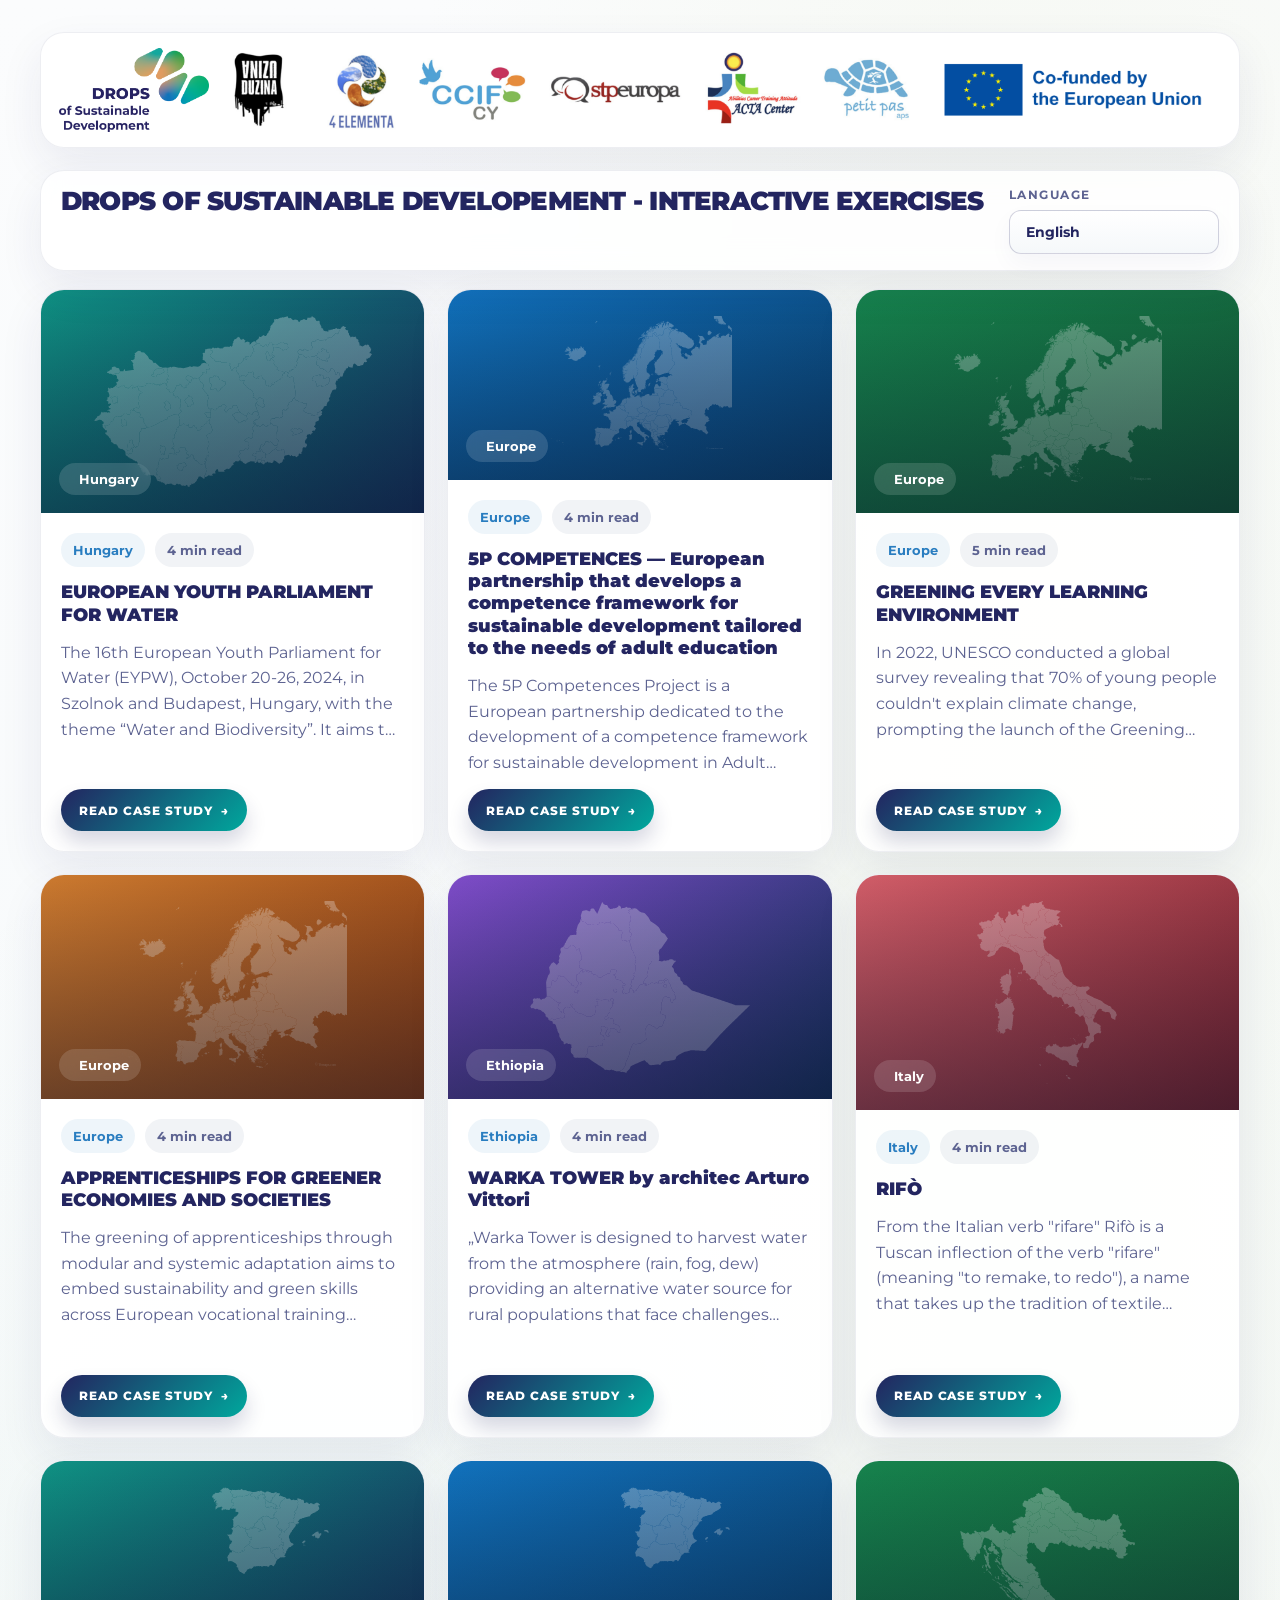
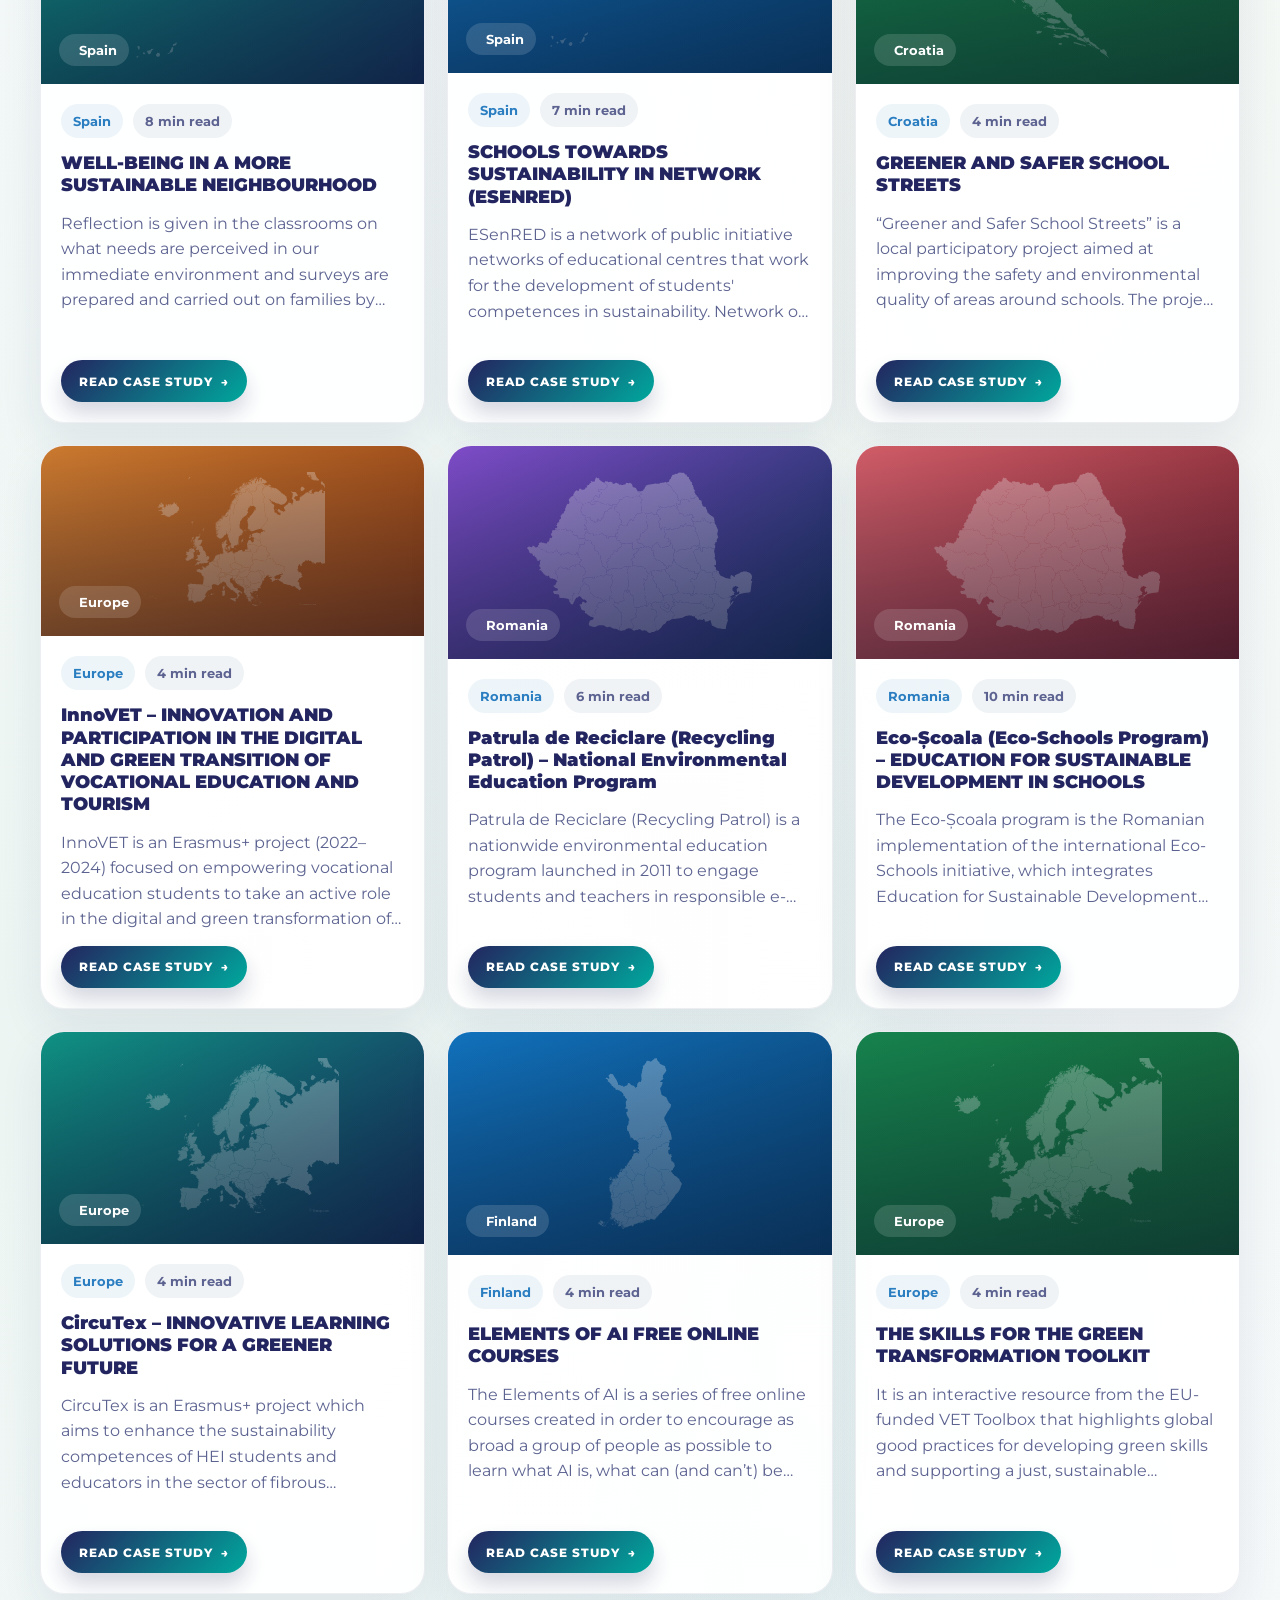
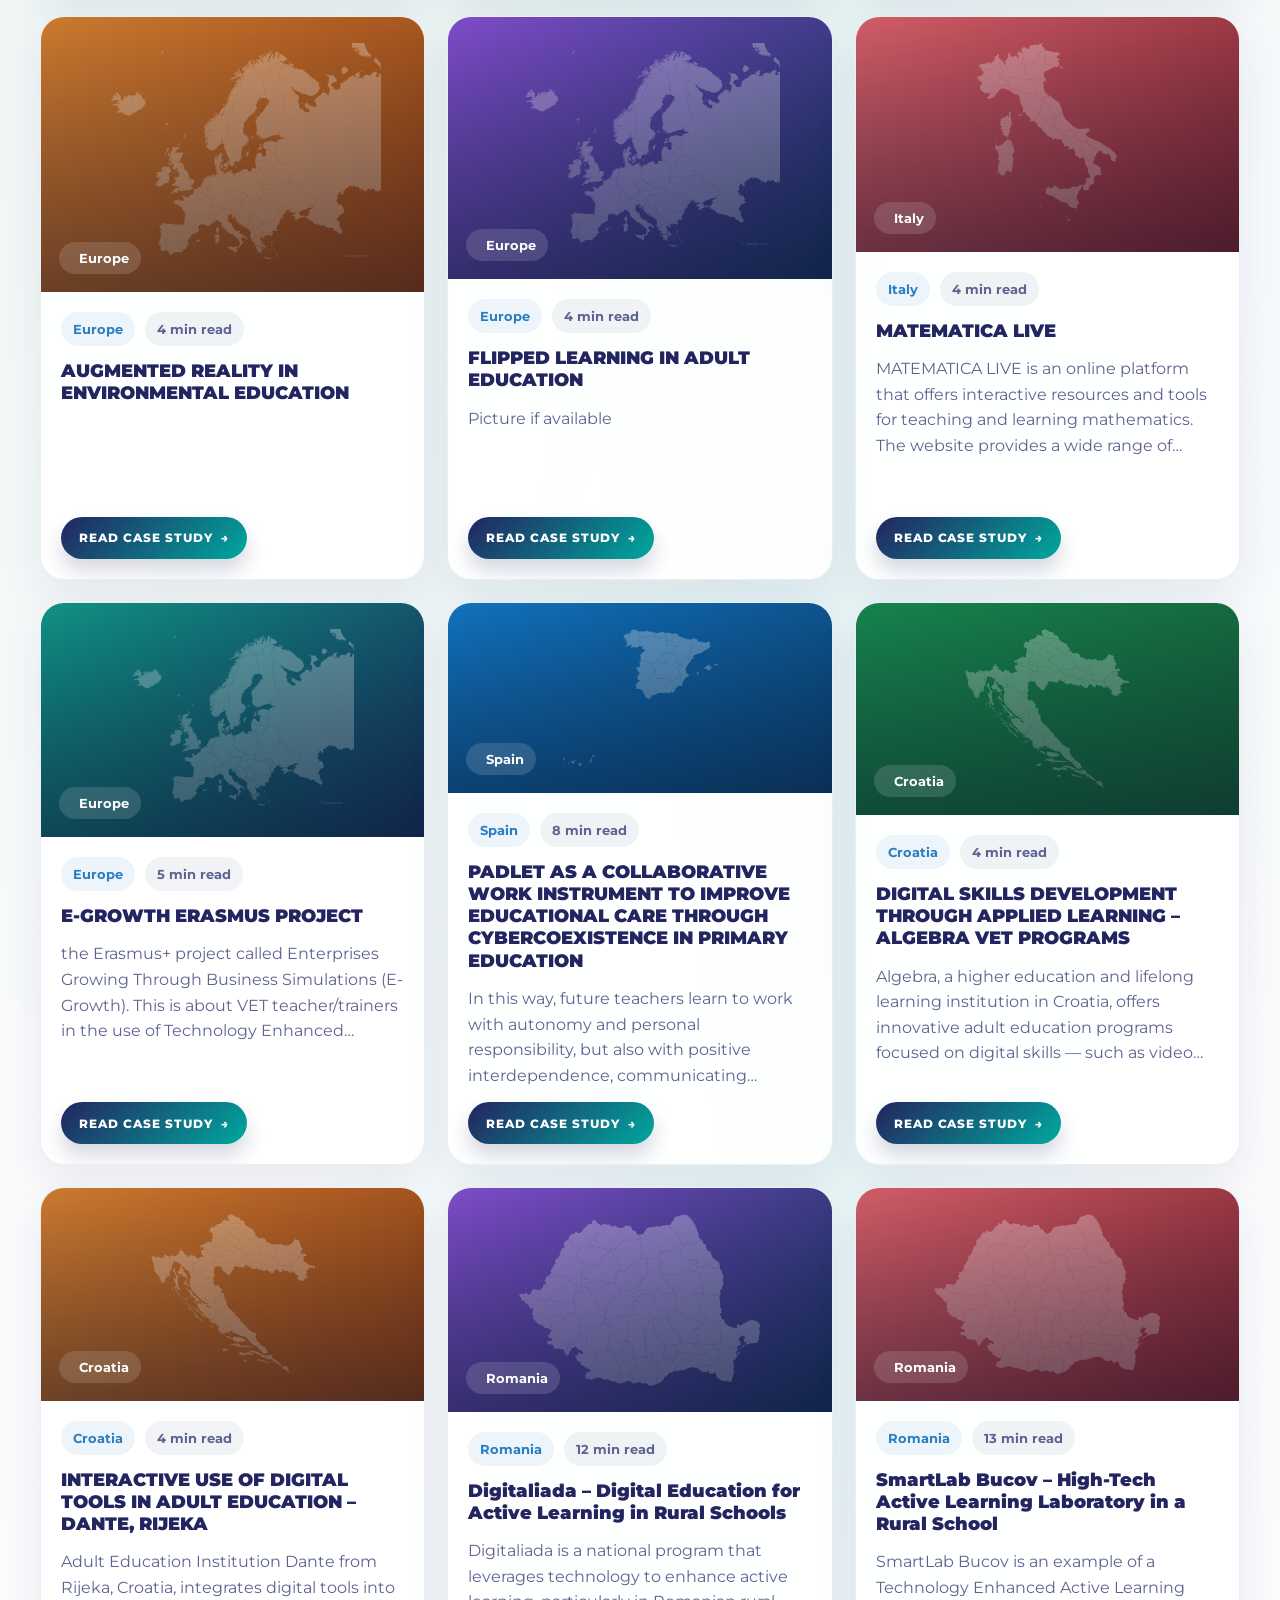
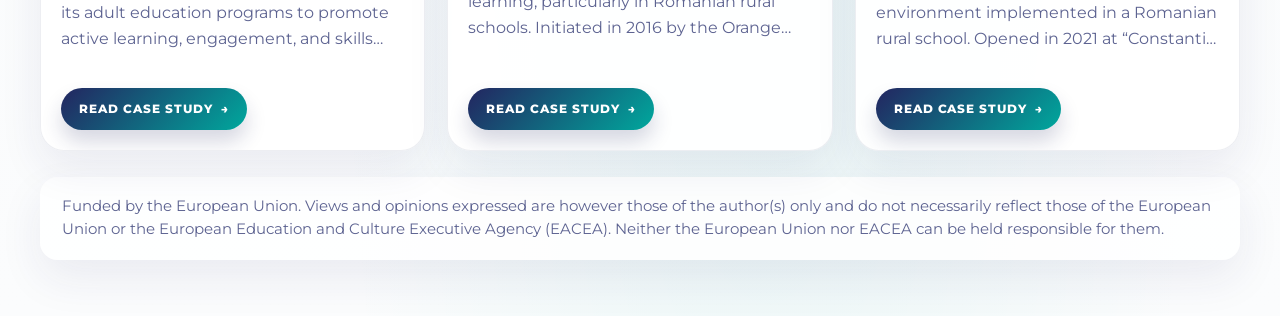
<file: index.html>
<!DOCTYPE html>
<html lang="en">
  <head>
    <meta charset="UTF-8" />
    <meta name="viewport" content="width=device-width, initial-scale=1.0" />
    <title>DROPS Case Studies</title>
    <meta
      name="description"
      content="DROPS case studies and interactive exercises on sustainable development in multiple languages."
    />
    <meta name="theme-color" content="#173260" />
    <meta property="og:title" content="DROPS Case Studies" />
    <meta
      property="og:description"
      content="DROPS case studies and interactive exercises on sustainable development in multiple languages."
    />
    <meta property="og:type" content="website" />
    <meta property="og:image" content="./drops-logo.png" />
    <meta name="twitter:card" content="summary" />
    <meta name="twitter:title" content="DROPS Case Studies" />
    <meta
      name="twitter:description"
      content="DROPS case studies and interactive exercises on sustainable development in multiple languages."
    />
    <meta name="twitter:image" content="./drops-logo.png" />
    <link rel="icon" type="image/png" href="./drops-logo.png" />
    <link rel="shortcut icon" href="./drops-logo.png" />
    <link rel="apple-touch-icon" href="./drops-logo.png" />
    <link rel="stylesheet" href="./standalone-case-studies.css?v=20260401-interface-refresh-2" />
  </head>
  <body data-page="cards">
    <div class="page-shell">
      <section class="logo-strip" aria-label="Project logos">
        <div class="logo-strip-track">
          <a class="project-logo-link" href="./index.html" aria-label="DROPS">
            <img class="project-logo" src="./drops-logo.png" alt="DROPS logo" />
          </a>
          <div class="logo-strip-support">
            <img
              class="partner-logos-strip"
              src="./drops-logos-1-2048x242.png"
              alt="DROPS partner logos"
            />
            <img
              class="eu-logo-strip"
              src="./en-co-funded-by-the-eu-pos.png"
              alt="Co-Funded by the European Union"
            />
          </div>
        </div>
      </section>

      <header class="topbar topbar-simple">
        <div class="topbar-branding">
          <h1 class="topbar-heading">Drops of Sustainable Developement - Interactive exercises</h1>
        </div>

        <div class="toolbar">
          <label class="select-block" for="cards-language-select">
            <span id="cards-language-label"></span>
            <select id="cards-language-select"></select>
          </label>
        </div>
      </header>

      <main class="content-stack">
        <section class="cards-grid" id="case-study-grid"></section>
        <p class="empty-state hidden" id="cards-empty-state"></p>
      </main>

      <footer class="site-footer">
        <p class="site-footer-copy">
          Funded by the European Union. Views and opinions expressed are however those of
          the author(s) only and do not necessarily reflect those of the European Union or
          the European Education and Culture Executive Agency (EACEA). Neither the
          European Union nor EACEA can be held responsible for them.
        </p>
      </footer>
    </div>

    <script src="./case-studies-data.js?v=20260401-back-to-studies"></script>
    <script src="./case-studies-app.js?v=20260401-back-to-studies"></script>
  </body>
</html>
</file>
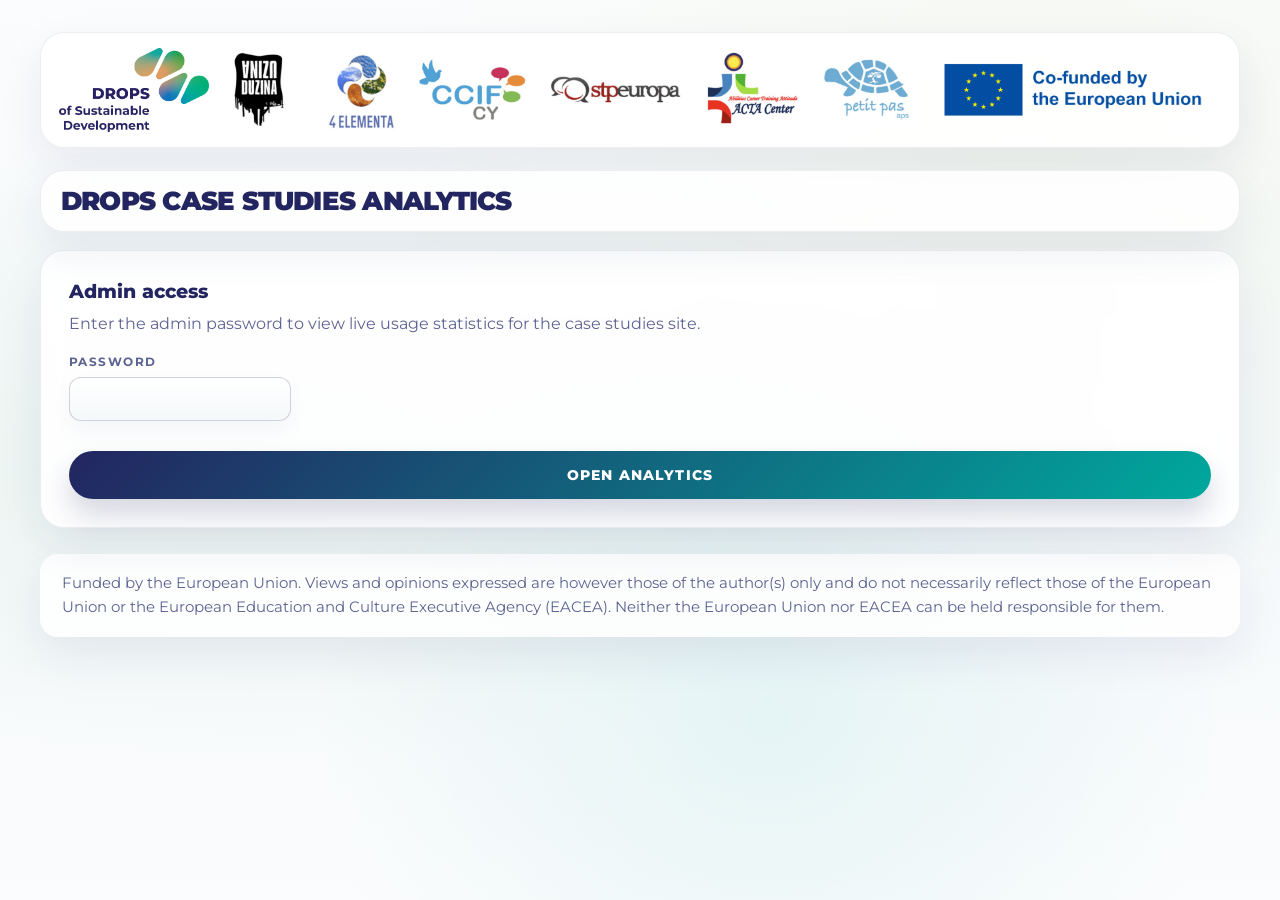
<file: admin.html>
<!DOCTYPE html>
<html lang="en">
  <head>
    <meta charset="UTF-8" />
    <meta name="viewport" content="width=device-width, initial-scale=1.0" />
    <title>DROPS Analytics Admin</title>
    <meta name="robots" content="noindex,nofollow" />
    <meta
      name="description"
      content="Password-protected analytics dashboard for DROPS case studies."
    />
    <link rel="icon" type="image/png" href="./drops-logo.png" />
    <link rel="shortcut icon" href="./drops-logo.png" />
    <link rel="apple-touch-icon" href="./drops-logo.png" />
    <link rel="stylesheet" href="./standalone-case-studies.css?v=20260401-interface-refresh-2" />
  </head>
  <body data-page="admin">
    <div class="page-shell">
      <section class="logo-strip" aria-label="Project logos">
        <div class="logo-strip-track">
          <a class="project-logo-link" href="./index.html" aria-label="DROPS">
            <img class="project-logo" src="./drops-logo.png" alt="DROPS logo" />
          </a>
          <div class="logo-strip-support">
            <img
              class="partner-logos-strip"
              src="./drops-logos-1-2048x242.png"
              alt="DROPS partner logos"
            />
            <img
              class="eu-logo-strip"
              src="./en-co-funded-by-the-eu-pos.png"
              alt="Co-Funded by the European Union"
            />
          </div>
        </div>
      </section>

      <header class="topbar topbar-simple">
        <div class="topbar-branding">
          <h1 class="topbar-heading">DROPS Case Studies Analytics</h1>
        </div>
      </header>

      <main class="content-stack">
        <section class="panel panel-soft admin-login-panel" id="admin-login-panel">
          <h2 class="panel-title">Admin access</h2>
          <p class="panel-copy">
            Enter the admin password to view live usage statistics for the case studies site.
          </p>
          <form class="admin-login-form" id="admin-login-form">
            <label class="select-block" for="admin-password">
              <span>Password</span>
              <input id="admin-password" class="admin-password-input" type="password" autocomplete="current-password" />
            </label>
            <button class="primary-button" type="submit">Open analytics</button>
          </form>
          <p class="helper-text hidden" id="admin-error"></p>
        </section>

        <section class="hidden" id="admin-dashboard">
          <div class="admin-dashboard-top">
            <div>
              <h2 class="panel-title">Live activity overview</h2>
              <p class="panel-copy" id="admin-last-updated"></p>
            </div>
            <div class="admin-actions">
              <button class="secondary-button" id="admin-refresh-button" type="button">Refresh</button>
              <button class="secondary-button" id="admin-logout-button" type="button">Log out</button>
            </div>
          </div>

          <div class="admin-stats-grid" id="admin-stats-grid"></div>

          <div class="admin-panels-grid">
            <section class="panel panel-soft">
              <h3 class="panel-title">Daily activity</h3>
              <div class="admin-table-wrap">
                <table class="admin-table">
                  <thead>
                    <tr>
                      <th>Date</th>
                      <th>Views</th>
                      <th>Unique</th>
                      <th>Study opens</th>
                      <th>Completions</th>
                    </tr>
                  </thead>
                  <tbody id="admin-daily-body"></tbody>
                </table>
              </div>
            </section>

            <section class="panel panel-soft">
              <h3 class="panel-title">Most viewed case studies</h3>
              <div class="admin-table-wrap">
                <table class="admin-table">
                  <thead>
                    <tr>
                      <th>Case study</th>
                      <th>Views</th>
                      <th>Completions</th>
                    </tr>
                  </thead>
                  <tbody id="admin-studies-body"></tbody>
                </table>
              </div>
            </section>

            <section class="panel panel-soft">
              <h3 class="panel-title">Users by country</h3>
              <div class="admin-table-wrap">
                <table class="admin-table">
                  <thead>
                    <tr>
                      <th>Country</th>
                      <th>Unique</th>
                      <th>Views</th>
                      <th>Study opens</th>
                    </tr>
                  </thead>
                  <tbody id="admin-countries-body"></tbody>
                </table>
              </div>
            </section>

            <section class="panel panel-soft">
              <h3 class="panel-title">Top referrers</h3>
              <div class="admin-table-wrap">
                <table class="admin-table">
                  <thead>
                    <tr>
                      <th>Source</th>
                      <th>Unique</th>
                      <th>Views</th>
                      <th>Study opens</th>
                    </tr>
                  </thead>
                  <tbody id="admin-referrers-body"></tbody>
                </table>
              </div>
            </section>
          </div>
        </section>
      </main>

      <footer class="site-footer">
        <p class="site-footer-copy">
          Funded by the European Union. Views and opinions expressed are however those of
          the author(s) only and do not necessarily reflect those of the European Union or
          the European Education and Culture Executive Agency (EACEA). Neither the
          European Union nor EACEA can be held responsible for them.
        </p>
      </footer>
    </div>

    <script src="./admin.js?v=20260401-back-to-studies"></script>
  </body>
</html>
</file>
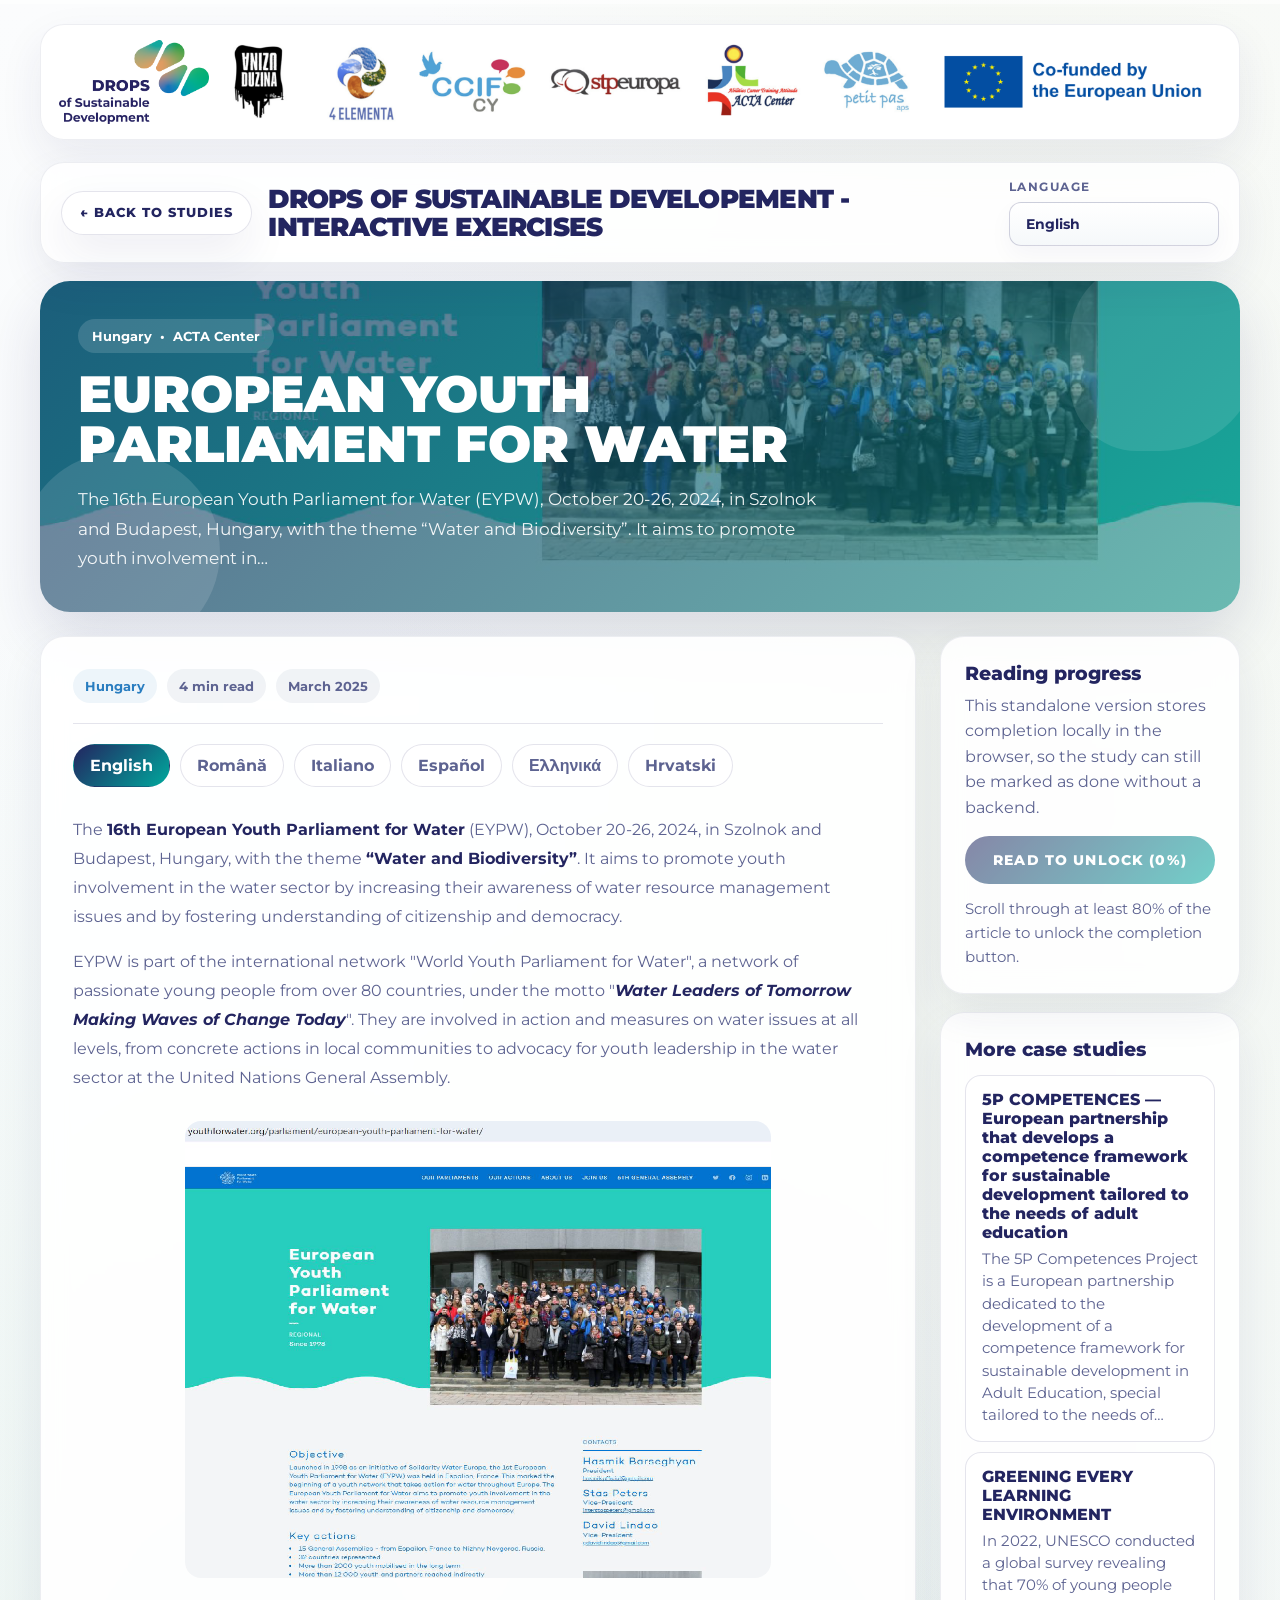
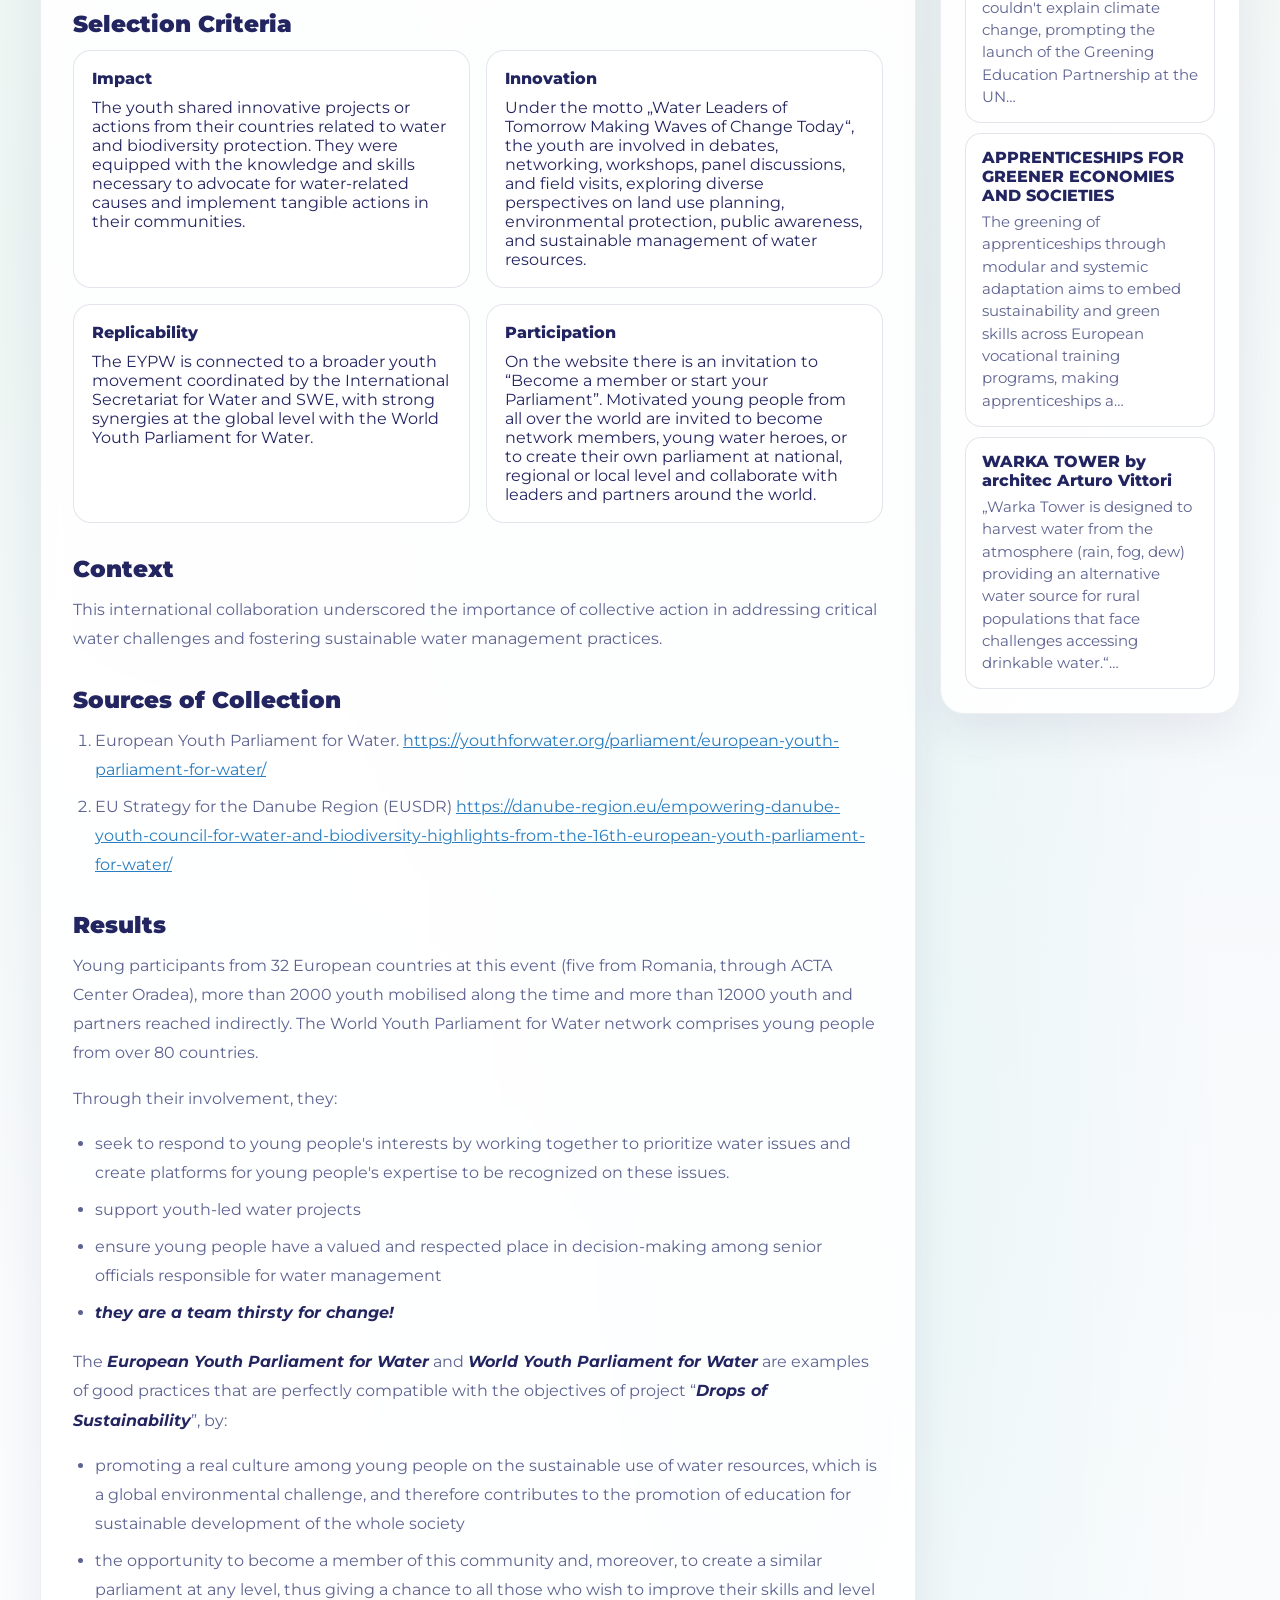
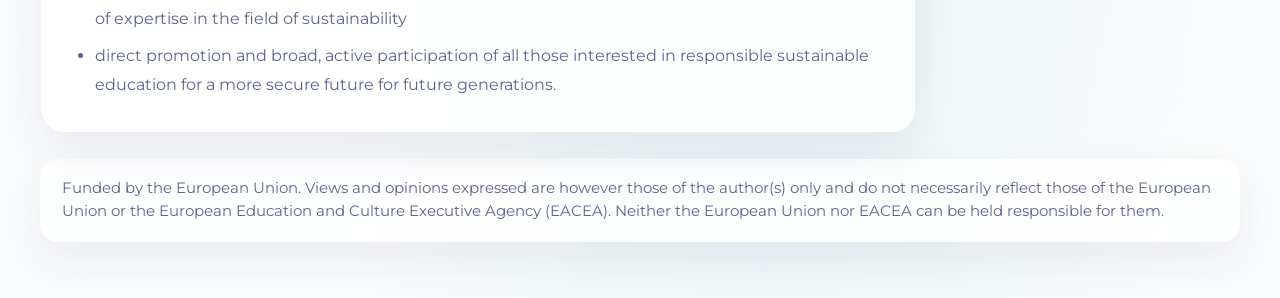
<file: case-study.html>
<!DOCTYPE html>
<html lang="en">
  <head>
    <meta charset="UTF-8" />
    <meta name="viewport" content="width=device-width, initial-scale=1.0" />
    <title>DROPS Case Study</title>
    <meta
      name="description"
      content="DROPS case studies and interactive exercises on sustainable development in multiple languages."
    />
    <meta name="theme-color" content="#173260" />
    <meta property="og:title" content="DROPS Case Study" />
    <meta
      property="og:description"
      content="DROPS case studies and interactive exercises on sustainable development in multiple languages."
    />
    <meta property="og:type" content="article" />
    <meta property="og:image" content="./drops-logo.png" />
    <meta name="twitter:card" content="summary" />
    <meta name="twitter:title" content="DROPS Case Study" />
    <meta
      name="twitter:description"
      content="DROPS case studies and interactive exercises on sustainable development in multiple languages."
    />
    <meta name="twitter:image" content="./drops-logo.png" />
    <link rel="icon" type="image/png" href="./drops-logo.png" />
    <link rel="shortcut icon" href="./drops-logo.png" />
    <link rel="apple-touch-icon" href="./drops-logo.png" />
    <link rel="stylesheet" href="./standalone-case-studies.css?v=20260401-interface-refresh-2" />
  </head>
  <body data-page="detail">
    <div class="reading-progress">
      <div class="reading-progress-bar" id="reading-progress-bar"></div>
    </div>

    <div class="page-shell page-shell-detail">
      <section class="logo-strip" aria-label="Project logos">
        <div class="logo-strip-track">
          <a class="project-logo-link" href="./index.html" aria-label="DROPS">
            <img class="project-logo" src="./drops-logo.png" alt="DROPS logo" />
          </a>
          <div class="logo-strip-support">
            <img
              class="partner-logos-strip"
              src="./drops-logos-1-2048x242.png"
              alt="DROPS partner logos"
            />
            <img
              class="eu-logo-strip"
              src="./en-co-funded-by-the-eu-pos.png"
              alt="Co-Funded by the European Union"
            />
          </div>
        </div>
      </section>

      <header class="topbar topbar-detail">
        <div class="detail-top-actions">
          <a class="back-link" id="back-to-cards-link" href="./index.html"></a>
          <div class="topbar-branding topbar-branding-detail">
            <h1 class="topbar-heading">Drops of Sustainable Developement - Interactive exercises</h1>
          </div>
        </div>

        <div class="toolbar">
          <label class="select-block" for="detail-language-select">
            <span id="detail-language-label"></span>
            <select id="detail-language-select"></select>
          </label>
        </div>
      </header>

      <main class="content-stack">
        <section class="detail-hero" id="detail-hero"></section>

        <section class="detail-layout">
          <article class="panel detail-article">
            <div class="detail-meta-row" id="detail-meta-row"></div>
            <div class="detail-language-row" id="detail-language-row"></div>
            <div class="article-content" id="detail-content"></div>
          </article>

          <aside class="detail-sidebar">
            <section class="panel panel-soft">
              <h2 class="panel-title" id="completion-title"></h2>
              <p class="panel-copy" id="completion-copy"></p>
              <button class="primary-button" id="completion-button" type="button"></button>
              <p class="helper-text" id="completion-helper"></p>
              <a class="secondary-button hidden" id="next-study-link" href="./case-study.html"></a>
            </section>

            <section class="panel panel-soft">
              <h2 class="panel-title" id="more-studies-title"></h2>
              <div class="sidebar-links" id="more-studies-list"></div>
            </section>
          </aside>
        </section>
      </main>

      <footer class="site-footer">
        <p class="site-footer-copy">
          Funded by the European Union. Views and opinions expressed are however those of
          the author(s) only and do not necessarily reflect those of the European Union or
          the European Education and Culture Executive Agency (EACEA). Neither the
          European Union nor EACEA can be held responsible for them.
        </p>
      </footer>
    </div>

    <script src="./case-studies-data.js?v=20260401-back-to-studies"></script>
    <script src="./case-studies-app.js?v=20260401-back-to-studies"></script>
  </body>
</html>
</file>
<file: standalone-case-studies.css>
@import url("https://fonts.googleapis.com/css2?family=Montserrat:wght@400;600;700;800;900&display=swap");

:root {
  --navy: #232560;
  --navy-deep: #1a1d4d;
  --teal: #00a89d;
  --ocean: #297dc0;
  --sun: #e2a164;
  --forest: #39a948;
  --mist: #f1f5f7;
  --paper: #ffffff;
  --ink: #232560;
  --ink-soft: #5d6391;
  --line: rgba(35, 37, 96, 0.12);
  --line-strong: rgba(35, 37, 96, 0.2);
  --shadow-soft: 0 18px 44px rgba(35, 37, 96, 0.08);
  --shadow-strong: 0 24px 56px rgba(35, 37, 96, 0.14);
  --radius-xl: 24px;
  --radius-lg: 18px;
  --radius-md: 12px;
}

* {
  box-sizing: border-box;
}

html {
  scroll-behavior: smooth;
}

body {
  margin: 0;
  min-height: 100vh;
  color: var(--ink);
  font-family: "Montserrat", "Avenir Next", "Segoe UI", sans-serif;
  background:
    radial-gradient(ellipse at 20% 50%, rgba(57, 169, 72, 0.06) 0%, transparent 50%),
    radial-gradient(ellipse at 80% 20%, rgba(211, 224, 177, 0.16) 0%, transparent 45%),
    radial-gradient(ellipse at 60% 80%, rgba(0, 168, 157, 0.08) 0%, transparent 42%),
    linear-gradient(180deg, #fbfcfd 0%, #f4f8fa 52%, #fbfcfd 100%);
}

h1,
h2,
h3,
.hero-title,
.detail-hero-title,
.study-title,
.topbar-heading {
  font-family: "Montserrat", "Avenir Next", "Segoe UI", sans-serif;
}

a {
  color: inherit;
  text-decoration: none;
}

button,
select {
  font: inherit;
}

.hidden {
  display: none !important;
}

.page-shell {
  width: min(1200px, calc(100% - 32px));
  margin: 0 auto;
  padding: 32px 0 56px;
}

.page-shell-detail {
  padding-top: 24px;
}

.topbar {
  display: flex;
  gap: 24px;
  align-items: flex-start;
  justify-content: space-between;
  margin-bottom: 28px;
  position: sticky;
  top: 14px;
  z-index: 12;
  padding: 16px 20px;
  border: 1px solid rgba(35, 37, 96, 0.08);
  border-radius: var(--radius-xl);
  background: rgba(255, 255, 255, 0.84);
  box-shadow: var(--shadow-soft);
  backdrop-filter: blur(14px);
}

.topbar-detail {
  align-items: center;
  margin-bottom: 18px;
}

.logo-strip {
  margin-bottom: 22px;
  padding: 14px 18px;
  border: 1px solid rgba(35, 37, 96, 0.08);
  border-radius: var(--radius-xl);
  background: rgba(255, 255, 255, 0.92);
  box-shadow: var(--shadow-soft);
  backdrop-filter: blur(12px);
}

.logo-strip-track {
  display: flex;
  align-items: center;
  gap: 18px;
  min-height: 86px;
  flex-wrap: nowrap;
}

.logo-strip-support {
  display: flex;
  flex: 1 1 auto;
  align-items: center;
  gap: 20px;
  min-width: 0;
  justify-content: flex-end;
  flex-wrap: nowrap;
}

.project-logo-link {
  display: inline-flex;
  align-items: center;
  justify-content: center;
  padding: 0;
  border-radius: 0;
  background: transparent;
}

.project-logo {
  display: block;
  width: 150px;
  min-width: 150px;
  max-width: 150px;
  height: auto;
  max-height: none;
  object-fit: contain;
  object-position: center;
}

.partner-logos-strip {
  display: block;
  flex: 1 1 720px;
  width: 720px;
  max-width: 100%;
  min-width: 0;
  height: auto;
  max-height: 92px;
  object-fit: contain;
  object-position: left center;
}

.eu-logo-strip {
  display: block;
  flex: 0 0 280px;
  width: 280px;
  max-width: 100%;
  height: auto;
  max-height: 82px;
  object-fit: contain;
  object-position: right center;
}

.topbar-simple {
  margin-bottom: 18px;
}

.topbar-branding {
  display: flex;
  align-items: center;
  gap: 0;
  min-width: 0;
}

.topbar-branding-detail {
  min-width: 0;
}

.topbar-heading {
  margin: 0;
  color: var(--ink);
  font-size: clamp(1.35rem, 2vw, 2rem);
  line-height: 1.08;
  font-weight: 900;
  letter-spacing: -0.03em;
  text-transform: uppercase;
}

.eyebrow {
  display: inline-flex;
  align-items: center;
  gap: 8px;
  margin: 0 0 14px;
  padding: 8px 14px;
  border-radius: 999px;
  background: rgba(0, 168, 157, 0.1);
  color: var(--teal);
  font-size: 0.8rem;
  font-weight: 700;
  letter-spacing: 0.08em;
  text-transform: uppercase;
}

.hero-title {
  margin: 0;
  max-width: 760px;
  font-size: clamp(2.3rem, 5vw, 4.5rem);
  line-height: 0.95;
  font-weight: 900;
  text-transform: uppercase;
  letter-spacing: -0.05em;
}

.hero-copy {
  max-width: 760px;
  margin: 16px 0 0;
  color: var(--ink-soft);
  font-size: 1.05rem;
  line-height: 1.7;
}

.toolbar {
  display: flex;
  justify-content: flex-end;
  align-items: center;
}

.select-block {
  display: grid;
  gap: 8px;
  min-width: 210px;
  font-size: 0.85rem;
  color: var(--ink-soft);
}

.select-block span {
  font-size: 0.75rem;
  font-weight: 700;
  letter-spacing: 0.12em;
  text-transform: uppercase;
}

.select-block select {
  appearance: none;
  width: 100%;
  padding: 13px 16px;
  border: 1px solid var(--line-strong);
  border-radius: 12px;
  color: var(--ink);
  background:
    linear-gradient(180deg, rgba(255, 255, 255, 0.98), rgba(245, 248, 250, 0.98));
  box-shadow: 0 10px 24px rgba(35, 37, 96, 0.04);
  font-weight: 700;
}

.content-stack {
  display: grid;
  gap: 24px;
}

.panel {
  border: 1px solid rgba(35, 37, 96, 0.08);
  border-radius: var(--radius-xl);
  background: rgba(255, 255, 255, 0.9);
  box-shadow: var(--shadow-soft);
  backdrop-filter: blur(12px);
}

.panel-soft {
  padding: 24px;
}

.panel-row {
  display: flex;
  gap: 18px;
  align-items: center;
  justify-content: space-between;
}

.panel-title {
  margin: 0;
  font-size: 1.2rem;
  font-weight: 800;
}

.panel-copy {
  margin: 8px 0 0;
  color: var(--ink-soft);
  line-height: 1.6;
}

.ghost-link {
  display: inline-flex;
  align-items: center;
  justify-content: center;
  min-height: 48px;
  padding: 0 18px;
  border: 1px solid var(--line);
  border-radius: 12px;
  background: rgba(255, 255, 255, 0.88);
  color: var(--ink);
  font-weight: 700;
  transition: transform 180ms ease, box-shadow 180ms ease, border-color 180ms ease;
}

.ghost-link:hover,
.ghost-link:focus-visible {
  transform: translateY(-1px);
  border-color: rgba(17, 114, 189, 0.24);
  box-shadow: 0 12px 24px rgba(17, 114, 189, 0.12);
  outline: none;
}

.chip-row {
  display: flex;
  flex-wrap: wrap;
  gap: 10px;
  margin-top: 20px;
}

.chip {
  border: 1px solid rgba(17, 50, 96, 0.1);
  border-radius: 999px;
  background: rgba(255, 255, 255, 0.86);
  color: var(--ink);
  padding: 10px 16px;
  font-weight: 700;
  cursor: pointer;
  transition: transform 180ms ease, background 180ms ease, border-color 180ms ease, color 180ms ease;
}

.chip:hover,
.chip:focus-visible {
  transform: translateY(-1px);
  border-color: rgba(15, 146, 131, 0.28);
  outline: none;
}

.chip.is-active {
  border-color: transparent;
  color: #ffffff;
  background: linear-gradient(135deg, var(--navy), var(--teal));
  box-shadow: 0 12px 20px rgba(0, 168, 157, 0.18);
}

.cards-grid {
  display: grid;
  grid-template-columns: repeat(4, minmax(0, 1fr));
  grid-auto-rows: 1fr;
  align-items: stretch;
  gap: 22px;
}

.study-card {
  position: relative;
  display: grid;
  grid-template-columns: 1fr;
  min-height: 420px;
  height: 100%;
  overflow: hidden;
  border: 1px solid rgba(35, 37, 96, 0.08);
  border-radius: var(--radius-xl);
  background: rgba(255, 255, 255, 0.92);
  box-shadow: var(--shadow-soft);
  transition: transform 220ms ease, box-shadow 220ms ease, border-color 220ms ease;
}

.study-card.is-completed {
  border-color: rgba(0, 168, 157, 0.24);
  background: rgba(255, 255, 255, 0.82);
}

.study-card:hover,
.study-card:focus-visible {
  transform: translateY(-4px);
  border-color: rgba(17, 114, 189, 0.2);
  box-shadow: var(--shadow-strong);
  outline: none;
}

.study-card.is-completed:hover,
.study-card.is-completed:focus-visible {
  border-color: rgba(15, 146, 131, 0.38);
}

.study-visual {
  position: relative;
  overflow: hidden;
  color: #ffffff;
  min-height: 190px;
}

.study-visual::after {
  content: "";
  position: absolute;
  inset: 0;
  background: linear-gradient(180deg, transparent, rgba(8, 18, 41, 0.42));
}

.study-card.is-completed .study-visual,
.study-card.is-completed .study-body {
  opacity: 0.88;
}

.country-badge {
  position: absolute;
  left: 18px;
  bottom: 18px;
  z-index: 1;
  display: inline-flex;
  gap: 8px;
  align-items: center;
  padding: 8px 12px;
  border-radius: 999px;
  background: rgba(255, 255, 255, 0.14);
  backdrop-filter: blur(10px);
  font-size: 0.82rem;
  font-weight: 700;
}

.study-status-badge {
  position: absolute;
  top: 16px;
  right: 16px;
  z-index: 1;
  display: inline-flex;
  align-items: center;
  gap: 8px;
  padding: 8px 12px;
  border-radius: 999px;
  background: rgba(255, 255, 255, 0.18);
  backdrop-filter: blur(10px);
  color: #ffffff;
  font-size: 0.8rem;
  font-weight: 800;
}

.study-status-check {
  display: inline-flex;
  align-items: center;
  justify-content: center;
  width: 22px;
  height: 22px;
  flex: 0 0 22px;
  border-radius: 999px;
  background: rgba(15, 146, 131, 0.9);
  color: #ffffff;
  font-size: 0.88rem;
  line-height: 1;
}

.country-map {
  position: absolute;
  inset: 0;
  width: 100%;
  height: 100%;
  display: flex;
  align-items: center;
  justify-content: center;
  padding: 26px;
  overflow: hidden;
}

.country-map img,
.country-map svg {
  display: block;
  width: auto;
  height: auto;
  max-width: 100%;
  max-height: 100%;
  object-fit: contain;
  object-position: center;
}

.country-map img {
  opacity: 0.3;
  filter: brightness(0) invert(1);
}

.study-body {
  display: flex;
  flex-direction: column;
  gap: 14px;
  padding: 20px;
}

.pill-row {
  display: flex;
  flex-wrap: wrap;
  gap: 10px;
}

.pill {
  display: inline-flex;
  align-items: center;
  gap: 8px;
  min-height: 34px;
  padding: 0 12px;
  border-radius: 999px;
  background: rgba(41, 125, 192, 0.08);
  color: var(--ocean);
  font-size: 0.84rem;
  font-weight: 700;
}

.pill.pill-neutral {
  background: rgba(23, 50, 96, 0.06);
  color: var(--ink-soft);
}

.study-title {
  margin: 0;
  font-size: 1.12rem;
  line-height: 1.24;
  font-weight: 900;
}

.study-description {
  margin: 0;
  color: var(--ink-soft);
  line-height: 1.6;
  display: -webkit-box;
  -webkit-line-clamp: 4;
  -webkit-box-orient: vertical;
  overflow: hidden;
}

.study-footer {
  margin-top: auto;
  display: flex;
  align-items: center;
  justify-content: flex-start;
  gap: 12px;
}

.study-link {
  display: inline-flex;
  align-items: center;
  gap: 8px;
  min-height: 42px;
  padding: 0 18px;
  border-radius: 999px;
  background: linear-gradient(135deg, var(--navy), var(--teal));
  color: #ffffff;
  font-size: 0.76rem;
  font-weight: 800;
  letter-spacing: 0.08em;
  text-transform: uppercase;
  box-shadow: 0 12px 20px rgba(35, 37, 96, 0.18);
  transition: transform 180ms ease, box-shadow 180ms ease, opacity 180ms ease;
}

.study-card.is-completed .study-link {
  background: rgba(93, 99, 145, 0.12);
  color: rgba(93, 99, 145, 0.95);
  box-shadow: none;
}

.study-link-arrow {
  transition: transform 180ms ease;
}

.study-card:hover .study-link,
.study-card:focus-visible .study-link {
  transform: translateY(-1px);
  box-shadow: 0 16px 24px rgba(35, 37, 96, 0.2);
}

.study-card:hover .study-link-arrow,
.study-card:focus-visible .study-link-arrow {
  transform: translateX(4px);
}

.empty-state {
  margin: 0;
  padding: 28px;
  text-align: center;
  border-radius: var(--radius-lg);
  background: rgba(255, 255, 255, 0.78);
  color: var(--ink-soft);
  box-shadow: var(--shadow-soft);
}

.site-footer {
  margin-top: 26px;
  padding: 18px 22px;
  border-radius: var(--radius-lg);
  background: rgba(255, 255, 255, 0.88);
  box-shadow: var(--shadow-soft);
}

.site-footer-copy {
  margin: 0;
  color: var(--ink-soft);
  font-size: 0.92rem;
  line-height: 1.6;
}

.primary-button,
.secondary-button,
.admin-password-input {
  font: inherit;
}

.admin-login-panel,
.admin-stat-card {
  padding: 28px;
}

.admin-login-form {
  display: flex;
  align-items: end;
  gap: 14px;
  margin-top: 18px;
  flex-wrap: wrap;
}

.admin-password-input {
  width: 100%;
  padding: 13px 16px;
  border: 1px solid var(--line-strong);
  border-radius: 12px;
  color: var(--ink);
  background:
    linear-gradient(180deg, rgba(255, 255, 255, 0.98), rgba(245, 248, 250, 0.98));
  box-shadow: 0 10px 24px rgba(35, 37, 96, 0.04);
}

.admin-dashboard-top {
  display: flex;
  align-items: end;
  justify-content: space-between;
  gap: 18px;
  margin-bottom: 18px;
}

.admin-actions {
  display: flex;
  gap: 12px;
  flex-wrap: wrap;
}

.admin-stats-grid,
.admin-panels-grid {
  display: grid;
  gap: 18px;
}

.admin-stats-grid {
  grid-template-columns: repeat(4, minmax(0, 1fr));
  margin-bottom: 18px;
}

.admin-panels-grid {
  grid-template-columns: repeat(2, minmax(0, 1fr));
}

.admin-stat-label {
  color: var(--ink-soft);
  font-size: 0.9rem;
  font-weight: 700;
}

.admin-stat-value {
  margin-top: 10px;
  font-size: clamp(1.8rem, 3vw, 2.6rem);
  line-height: 1;
  font-weight: 900;
  letter-spacing: -0.04em;
}

.admin-table-wrap {
  overflow-x: auto;
}

.admin-table {
  width: 100%;
  border-collapse: collapse;
}

.admin-table th,
.admin-table td {
  padding: 12px 10px;
  border-bottom: 1px solid var(--line);
  text-align: left;
  vertical-align: top;
}

.admin-table th {
  color: var(--ink-soft);
  font-size: 0.82rem;
  font-weight: 800;
  text-transform: uppercase;
  letter-spacing: 0.04em;
}

.reading-progress {
  position: fixed;
  inset: 0 0 auto;
  z-index: 20;
  height: 4px;
  background: rgba(255, 255, 255, 0.46);
}

.reading-progress-bar {
  height: 100%;
  width: 0;
  background: linear-gradient(90deg, var(--teal), var(--ocean));
  transition: width 140ms linear;
}

.detail-top-actions {
  display: flex;
  align-items: center;
  gap: 16px;
}

.back-link {
  display: inline-flex;
  align-items: center;
  gap: 10px;
  min-height: 44px;
  padding: 0 18px;
  border-radius: 999px;
  background: rgba(255, 255, 255, 0.92);
  border: 1px solid var(--line);
  font-weight: 800;
  font-size: 0.8rem;
  letter-spacing: 0.08em;
  text-transform: uppercase;
  box-shadow: var(--shadow-soft);
  white-space: nowrap;
}

.detail-hero {
  position: relative;
  overflow: hidden;
  padding: 38px;
  border-radius: 30px;
  color: #ffffff;
  box-shadow: var(--shadow-strong);
  background-image:
    radial-gradient(circle at 20% 20%, rgba(255, 255, 255, 0.16), transparent 24%),
    radial-gradient(circle at 80% 18%, rgba(255, 255, 255, 0.12), transparent 22%);
}

.detail-hero::before {
  content: "";
  position: absolute;
  inset: auto auto -40px -20px;
  width: 200px;
  height: 200px;
  border-radius: 50%;
  background: rgba(255, 255, 255, 0.12);
}

.detail-hero::after {
  content: "";
  position: absolute;
  right: -20px;
  top: -20px;
  width: 190px;
  height: 190px;
  border-radius: 46% 54% 60% 40%;
  background: rgba(255, 255, 255, 0.1);
}

.detail-hero-inner {
  position: relative;
  z-index: 1;
  max-width: 760px;
}

.detail-hero-tag {
  display: inline-flex;
  align-items: center;
  gap: 8px;
  margin-bottom: 16px;
  padding: 9px 14px;
  border-radius: 999px;
  background: rgba(255, 255, 255, 0.14);
  font-size: 0.84rem;
  font-weight: 700;
}

.detail-hero-title {
  margin: 0;
  font-size: clamp(2.2rem, 4vw, 3.8rem);
  line-height: 0.98;
  font-weight: 900;
  text-transform: uppercase;
}

.detail-hero-copy {
  margin: 16px 0 0;
  font-size: 1.05rem;
  line-height: 1.75;
  color: rgba(255, 255, 255, 0.92);
}

.detail-layout {
  display: grid;
  grid-template-columns: minmax(0, 1fr) minmax(240px, 300px);
  gap: 24px;
  align-items: stretch;
}

.detail-article {
  padding: 32px;
  align-self: start;
}

.detail-sidebar {
  display: grid;
  gap: 18px;
  width: min(100%, 300px);
  justify-self: end;
  align-self: stretch;
  align-content: start;
}

.detail-sidebar-progress {
  position: sticky;
  top: 24px;
  z-index: 2;
}

.detail-meta-row {
  display: flex;
  flex-wrap: wrap;
  gap: 10px;
  padding-bottom: 20px;
  margin-bottom: 20px;
  border-bottom: 1px solid var(--line);
}

.detail-language-row {
  display: flex;
  flex-wrap: wrap;
  gap: 10px;
  margin-bottom: 28px;
}

.language-chip {
  border: 1px solid var(--line);
  border-radius: 999px;
  background: rgba(255, 255, 255, 0.82);
  color: var(--ink-soft);
  padding: 11px 16px;
  font-weight: 700;
  cursor: pointer;
  transition: all 180ms ease;
}

.language-chip:hover,
.language-chip:focus-visible {
  border-color: rgba(15, 146, 131, 0.34);
  outline: none;
}

.language-chip.is-active {
  border-color: transparent;
  color: #ffffff;
  background: linear-gradient(135deg, var(--navy), var(--teal));
}

.article-content {
  color: var(--ink);
  overflow-wrap: anywhere;
}

.article-section + .article-section,
.article-media-stack + .article-section,
.article-section + .article-media-stack {
  margin-top: 28px;
}

.article-section-lead {
  margin-top: 8px;
}

.article-rich-block {
  color: var(--ink-soft);
}

.article-rich-block > *:last-child {
  margin-bottom: 0;
}

.article-media-stack {
  display: grid;
  gap: 16px;
  margin: 28px 0;
}

.article-figure {
  margin: 0;
}

.article-section-criteria {
  margin-top: 32px;
}

.criteria-grid {
  display: grid;
  gap: 16px;
  grid-template-columns: repeat(2, minmax(0, 1fr));
}

.criteria-card {
  padding: 18px;
  border: 1px solid var(--line);
  border-radius: 18px;
  background: rgba(255, 255, 255, 0.7);
}

.criteria-card-title {
  margin: 0 0 10px;
  color: var(--ink);
  font-size: 1rem;
  font-weight: 800;
}

.criteria-card-content > *:last-child {
  margin-bottom: 0;
}

.article-content h2 {
  margin: 32px 0 12px;
  font-size: 1.45rem;
  font-weight: 900;
}

.article-content p {
  margin: 0 0 16px;
  color: var(--ink-soft);
  line-height: 1.82;
}

.article-content ul,
.article-content ol {
  margin: 0 0 20px;
  padding-left: 22px;
  color: var(--ink-soft);
  line-height: 1.78;
}

.article-content li + li {
  margin-top: 8px;
}

.article-content strong {
  color: var(--ink);
}

.article-content a {
  color: var(--ocean);
  text-decoration: underline;
}

.article-content table {
  width: 100%;
  margin: 28px 0;
  border-collapse: collapse;
  border: 1px solid var(--line);
  border-radius: 18px;
  overflow: hidden;
  background: rgba(255, 255, 255, 0.72);
}

.article-content th,
.article-content td {
  padding: 14px 16px;
  border: 1px solid var(--line);
  vertical-align: top;
  text-align: left;
  color: var(--ink-soft);
  line-height: 1.75;
}

.article-content th {
  color: var(--ink);
  background: rgba(17, 114, 189, 0.04);
}

.article-content .markdown-table td:first-child {
  width: 32%;
  color: var(--ink);
  font-weight: 800;
  background: rgba(23, 50, 96, 0.04);
}

.article-content img {
  display: block;
  max-width: 100%;
  height: auto !important;
  margin: 0 auto;
  border-radius: 16px;
}

.article-content p:last-child,
.article-content ul:last-child,
.article-content ol:last-child,
.article-content table:last-child {
  margin-bottom: 0;
}

.primary-button {
  width: 100%;
  min-height: 48px;
  margin-top: 16px;
  border: 0;
  padding: 0 22px;
  border-radius: 999px;
  color: #ffffff;
  font-weight: 800;
  font-size: 0.9rem;
  letter-spacing: 0.08em;
  text-transform: uppercase;
  background: linear-gradient(135deg, var(--navy), var(--teal));
  cursor: pointer;
  transition: transform 180ms ease, opacity 180ms ease, box-shadow 180ms ease;
  box-shadow: 0 16px 28px rgba(35, 37, 96, 0.18);
}

.secondary-button {
  display: inline-flex;
  width: 100%;
  min-height: 46px;
  margin-top: 14px;
  align-items: center;
  justify-content: center;
  padding: 0 20px;
  border: 1px solid rgba(15, 146, 131, 0.24);
  border-radius: 999px;
  background: rgba(255, 255, 255, 0.92);
  color: var(--navy);
  font-size: 0.82rem;
  font-weight: 800;
  letter-spacing: 0.08em;
  text-transform: uppercase;
  transition: transform 180ms ease, border-color 180ms ease, box-shadow 180ms ease;
}

.secondary-button:hover,
.secondary-button:focus-visible {
  transform: translateY(-1px);
  border-color: rgba(15, 146, 131, 0.34);
  box-shadow: 0 12px 20px rgba(15, 146, 131, 0.12);
  outline: none;
}

.primary-button:hover,
.primary-button:focus-visible {
  transform: translateY(-1px);
  outline: none;
}

.primary-button:disabled {
  opacity: 0.55;
  cursor: not-allowed;
  transform: none;
  box-shadow: none;
}

.helper-text {
  margin: 14px 0 0;
  color: var(--ink-soft);
  font-size: 0.92rem;
  line-height: 1.6;
}

.sidebar-links {
  display: grid;
  gap: 10px;
  margin-top: 14px;
}

.sidebar-link {
  display: block;
  padding: 14px 16px;
  border: 1px solid var(--line);
  border-radius: 16px;
  background: rgba(255, 255, 255, 0.72);
  transition: transform 180ms ease, border-color 180ms ease, box-shadow 180ms ease;
}

.sidebar-link:hover,
.sidebar-link:focus-visible {
  transform: translateY(-1px);
  border-color: rgba(17, 114, 189, 0.26);
  box-shadow: 0 12px 22px rgba(17, 114, 189, 0.11);
  outline: none;
}

.sidebar-link.is-current {
  border-color: rgba(15, 146, 131, 0.28);
  background: rgba(15, 146, 131, 0.07);
}

.sidebar-link-title {
  display: block;
  font-weight: 800;
}

.sidebar-link-copy {
  display: block;
  margin-top: 6px;
  color: var(--ink-soft);
  font-size: 0.93rem;
  line-height: 1.5;
}

@media (max-width: 1280px) {
  .cards-grid {
    grid-template-columns: repeat(3, minmax(0, 1fr));
  }
}

@media (max-width: 980px) {
  .topbar,
  .panel-row,
  .detail-layout {
    grid-template-columns: 1fr;
    display: grid;
  }

  .toolbar {
    justify-content: stretch;
  }

  .topbar-detail .detail-top-actions {
    flex-wrap: wrap;
  }

  .logo-strip-track {
    gap: 14px;
    flex-wrap: wrap;
  }

  .logo-strip-support {
    gap: 14px;
    flex-basis: 100%;
    justify-content: flex-start;
    flex-wrap: wrap;
  }

  .project-logo {
    width: 150px;
    min-width: 150px;
    max-width: 150px;
  }

  .topbar-branding {
    width: 100%;
  }

  .topbar-heading {
    font-size: clamp(1.2rem, 5vw, 1.75rem);
  }

  .eu-logo-strip {
    flex-basis: auto;
    width: 240px;
  }

  .select-block {
    min-width: 0;
  }

  .cards-grid {
    grid-template-columns: repeat(2, minmax(0, 1fr));
  }

  .study-visual {
    min-height: 220px;
  }

  .detail-sidebar {
    position: static;
    width: 100%;
    justify-self: stretch;
  }

  .criteria-grid {
    grid-template-columns: repeat(2, minmax(0, 1fr));
  }

  .admin-stats-grid,
  .admin-panels-grid {
    grid-template-columns: 1fr 1fr;
  }
}

@media (max-width: 720px) {
  .page-shell {
    width: min(100% - 20px, 1200px);
    padding: 18px 0 34px;
  }

  .detail-hero,
  .detail-article,
  .panel-soft {
    padding: 22px;
  }

  .hero-title {
    font-size: clamp(2rem, 10vw, 3rem);
  }

  .detail-hero-title {
    font-size: clamp(1.9rem, 9vw, 3rem);
  }

  .cards-grid {
    grid-template-columns: 1fr;
  }

  .criteria-grid {
    grid-template-columns: 1fr;
  }

  .admin-dashboard-top,
  .admin-login-form,
  .admin-stats-grid,
  .admin-panels-grid {
    display: grid;
    grid-template-columns: 1fr;
  }
}
</file>
